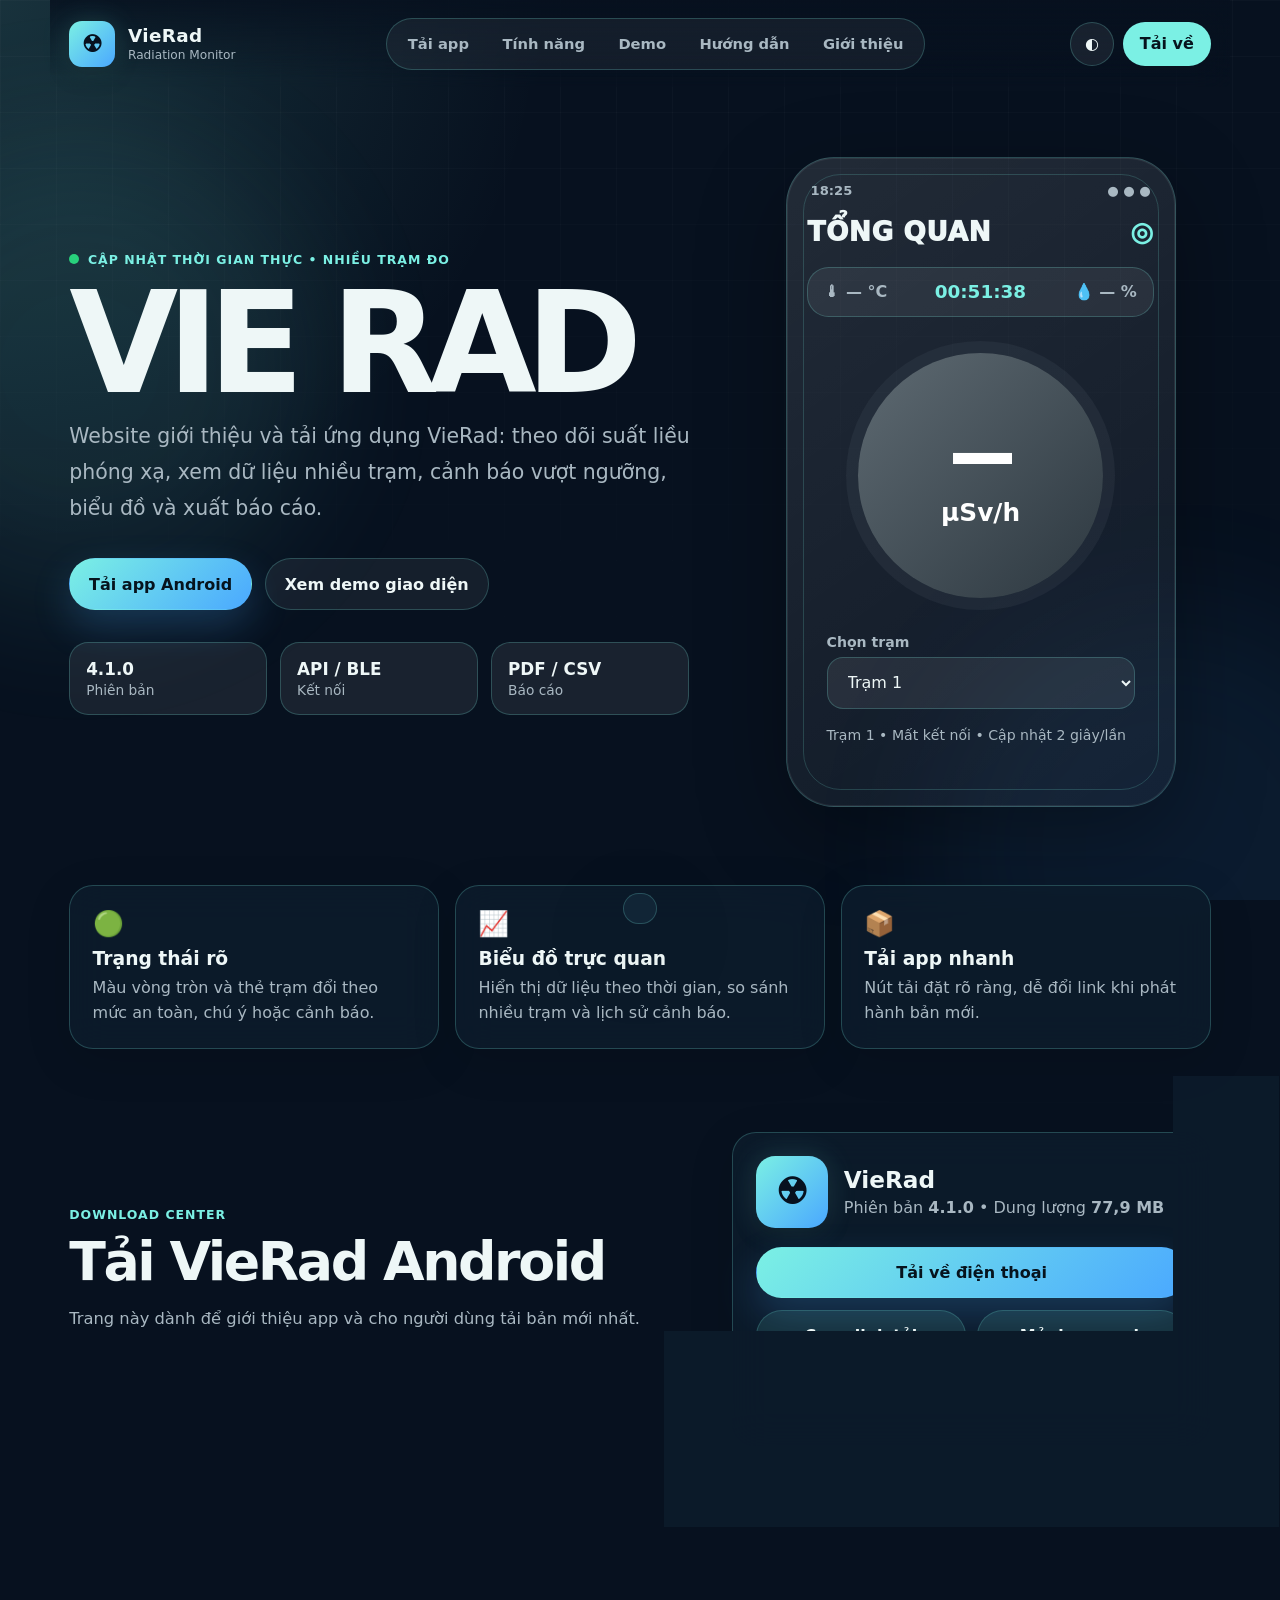
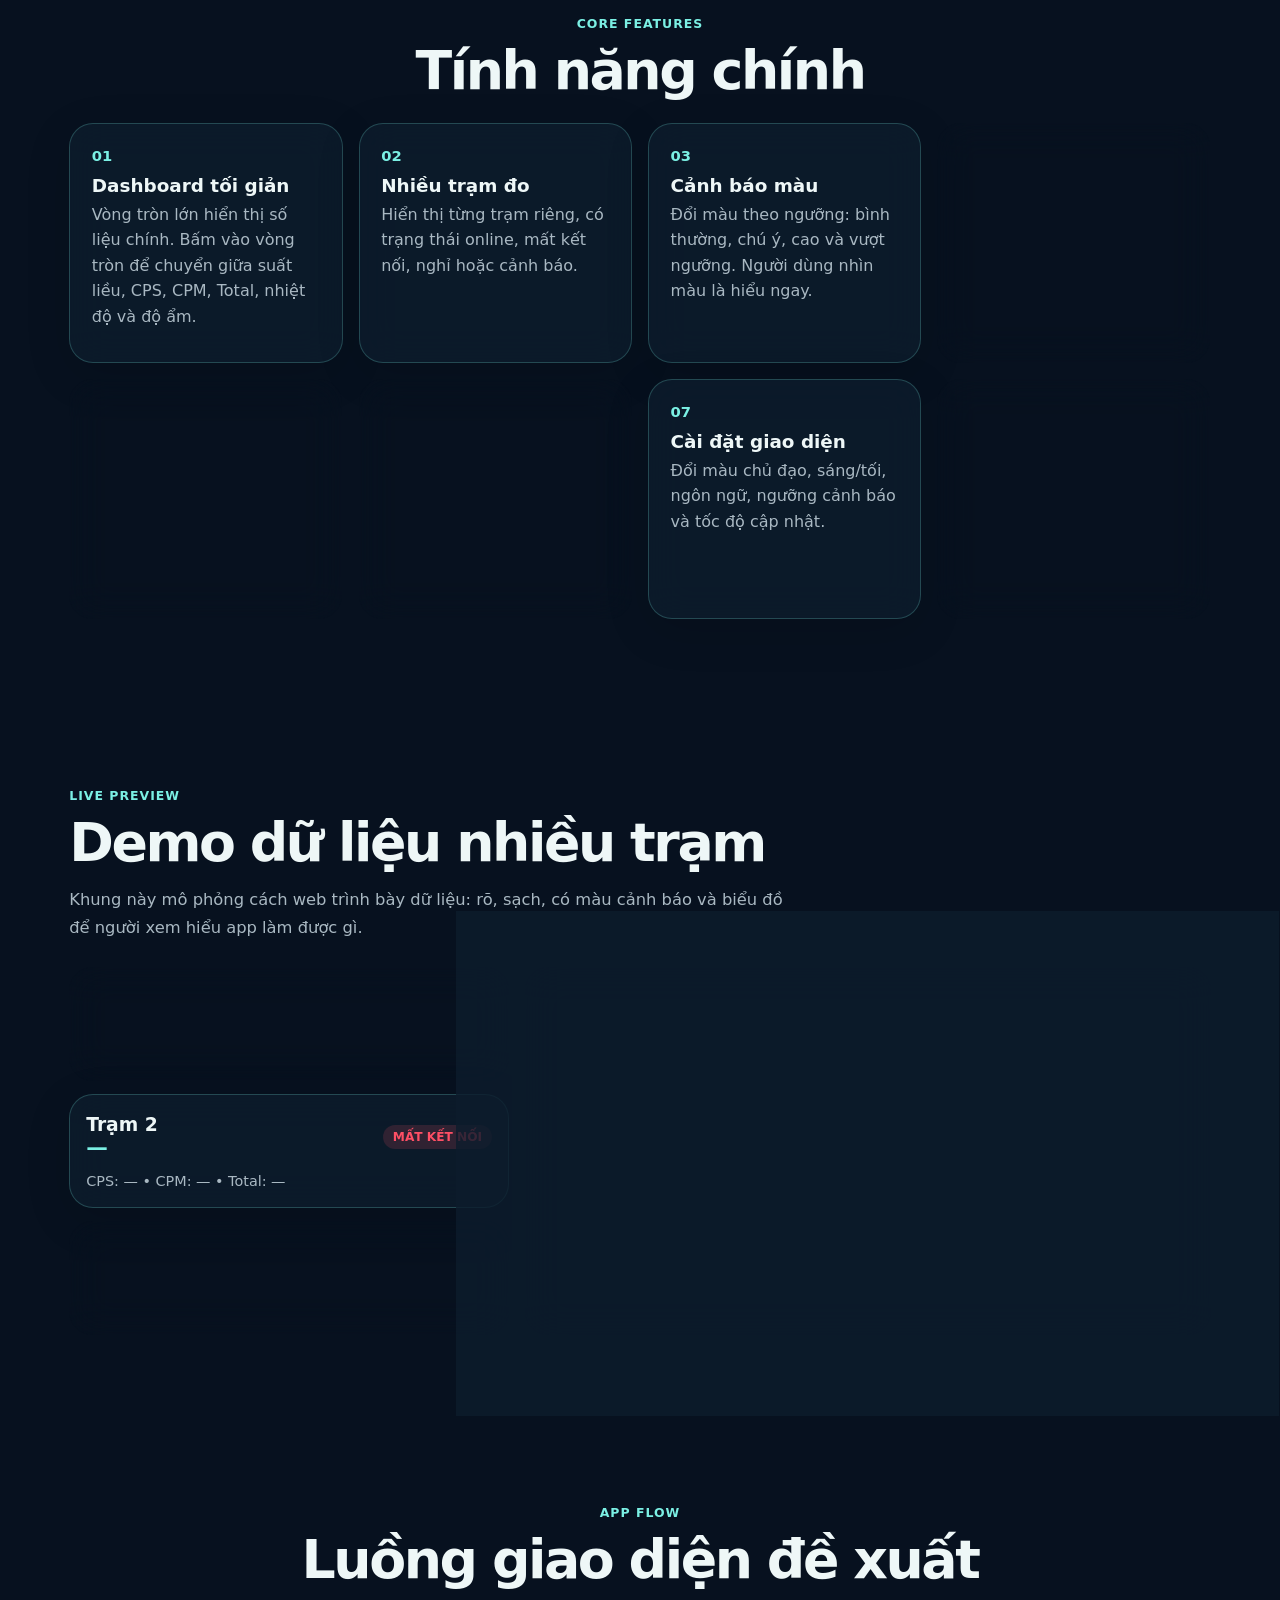
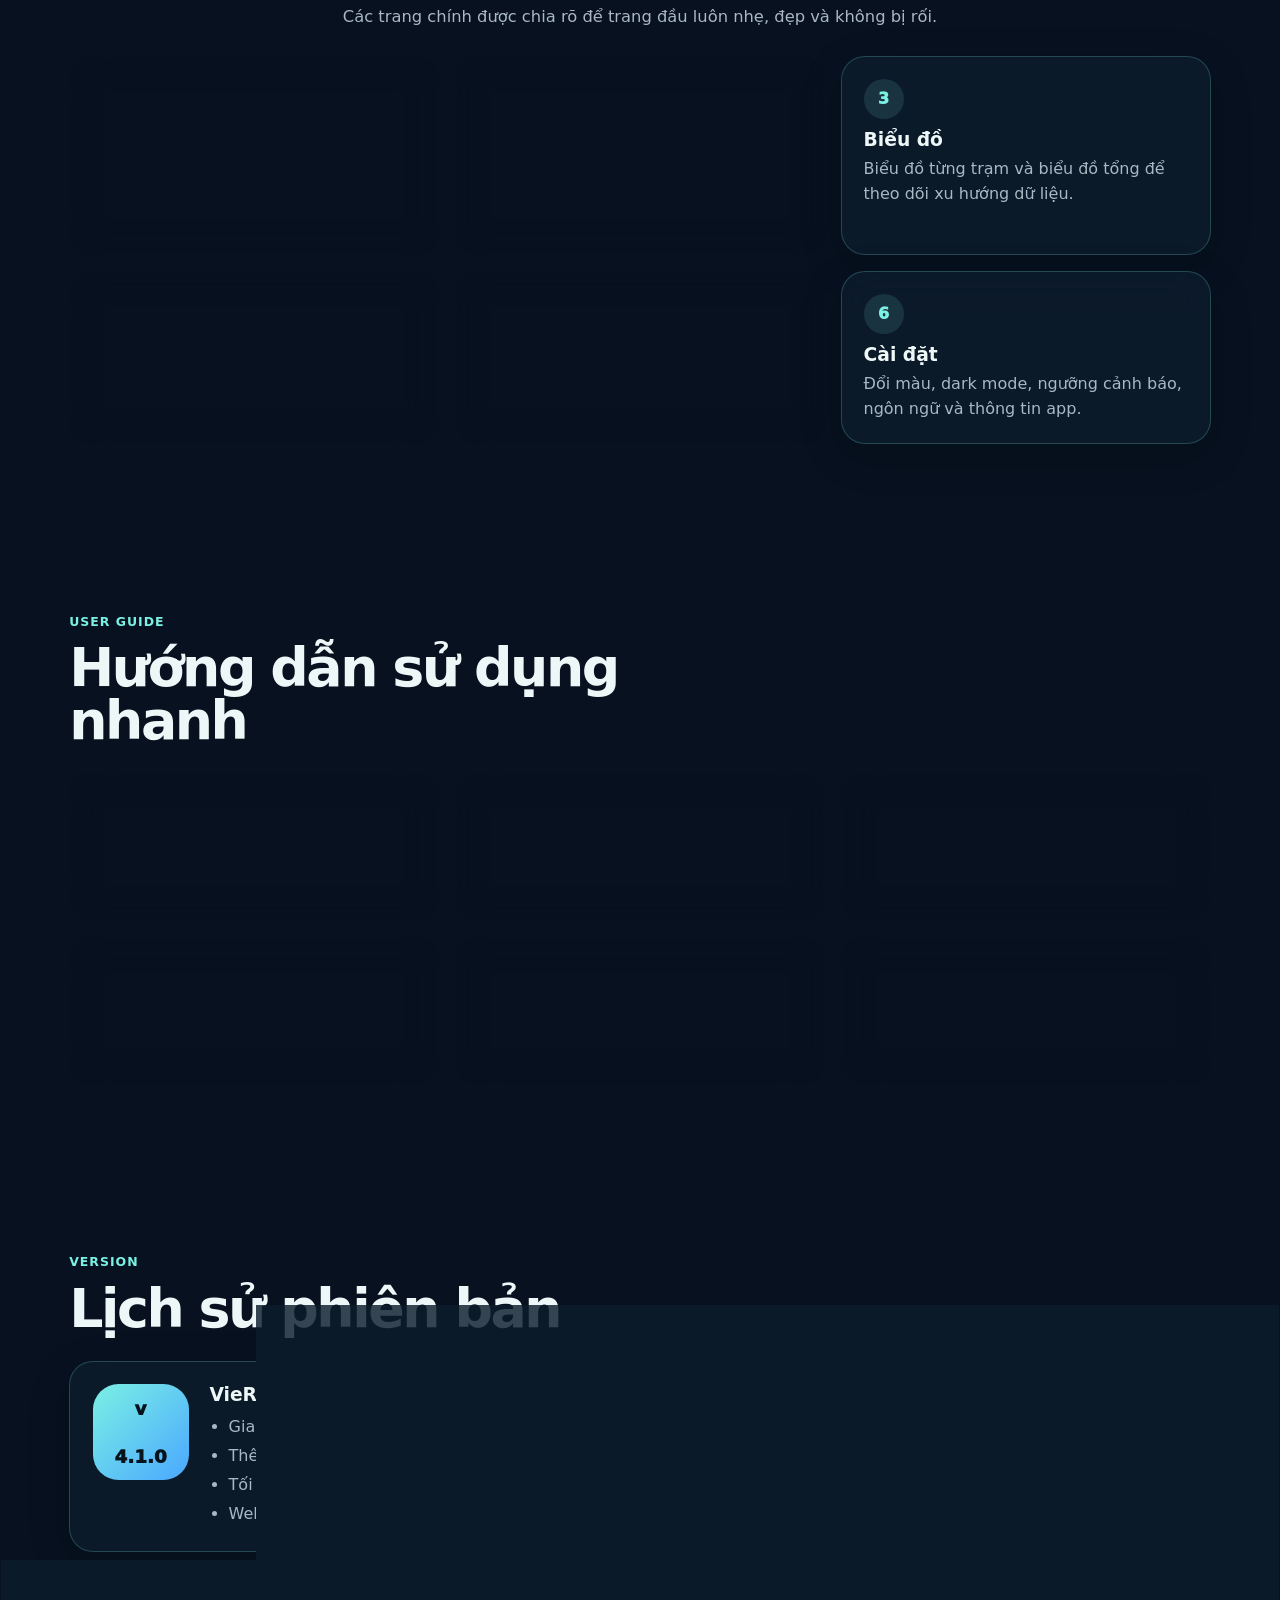
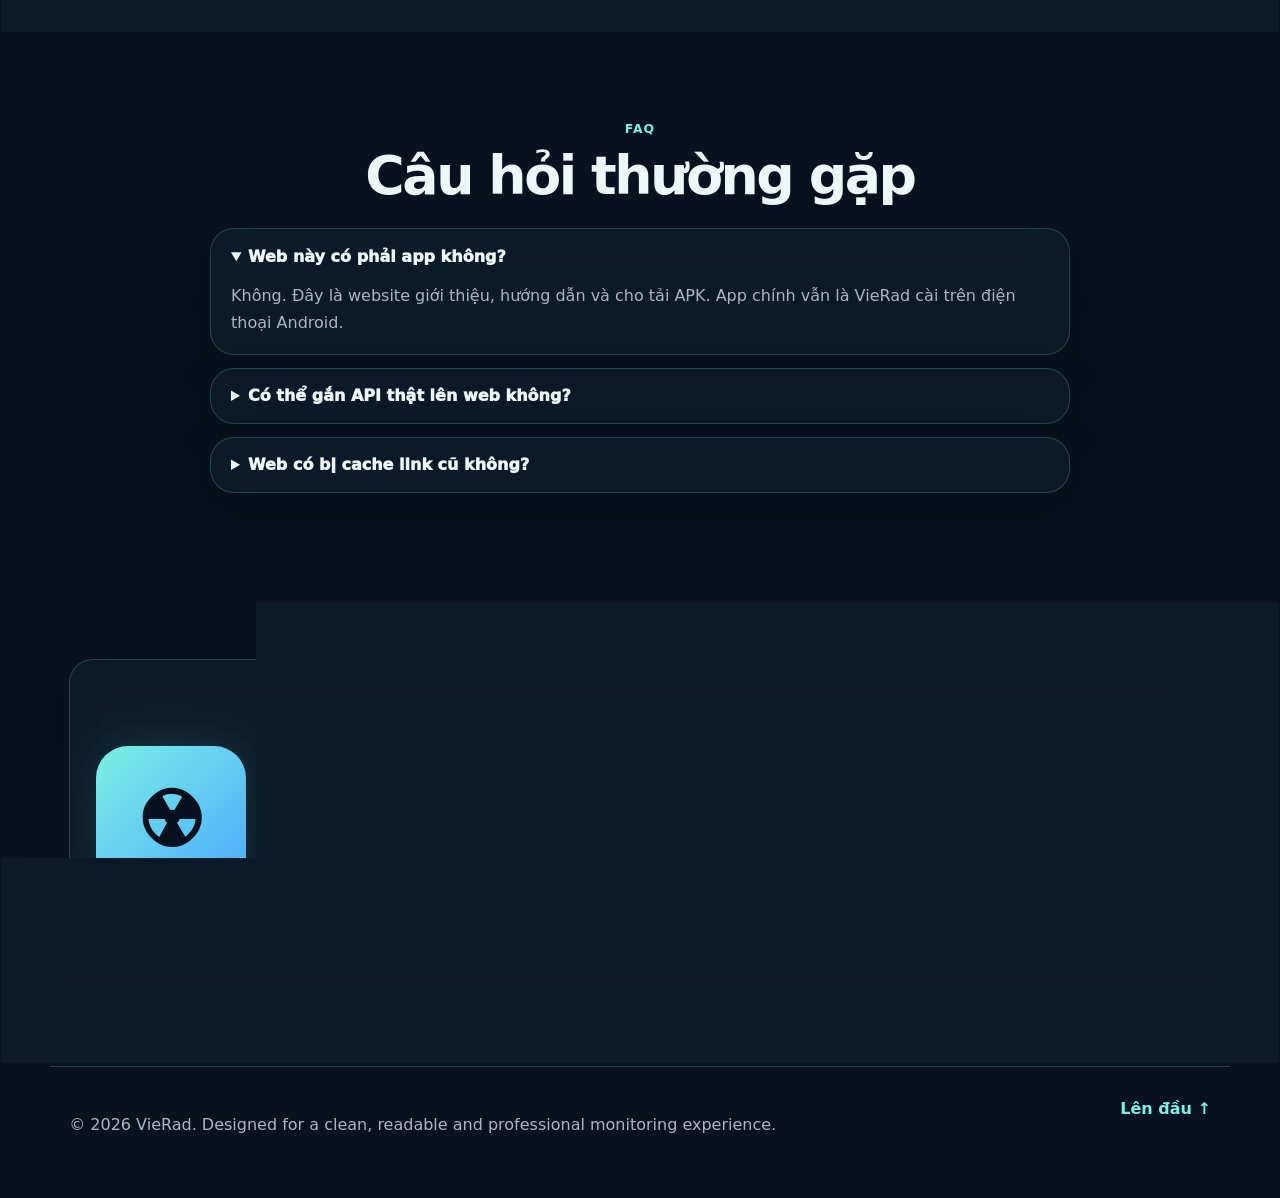
<file: index.html>
<!DOCTYPE html>
<html lang="vi">
<head>
  <meta charset="UTF-8" />
  <meta http-equiv="X-UA-Compatible" content="IE=edge" />
  <meta name="viewport" content="width=device-width, initial-scale=1.0" />
  <meta name="description" content="VieRad - website giới thiệu, tải và hướng dẫn sử dụng ứng dụng theo dõi bức xạ thời gian thực." />
  <meta name="theme-color" content="#07111f" />
  <title>VieRad - Theo dõi bức xạ thời gian thực</title>
  <link rel="icon" type="image/png" href="favicon.png" />
  <link rel="manifest" href="manifest.json" />
  <link rel="preload" href="style.css?v=4.1.0" as="style" />
  <link rel="stylesheet" href="style.css?v=4.1.0" />
</head>
<body>
  <div class="site-bg" aria-hidden="true">
    <span class="orb orb-a"></span>
    <span class="orb orb-b"></span>
    <span class="grid-glow"></span>
  </div>

  <header class="topbar" id="top">
    <a class="brand" href="#top" aria-label="VieRad Home">
      <span class="logo-mark logo-small" aria-hidden="true">☢</span>
      <span>
        <strong>VieRad</strong>
        <small>Radiation Monitor</small>
      </span>
    </a>

    <nav class="nav" id="navMenu" aria-label="Điều hướng chính">
      <a href="#download">Tải app</a>
      <a href="#features">Tính năng</a>
      <a href="#demo">Demo</a>
      <a href="#guide">Hướng dẫn</a>
      <a href="#about">Giới thiệu</a>
    </nav>

    <div class="top-actions">
      <button class="icon-btn" id="themeToggle" type="button" aria-label="Đổi giao diện sáng tối">◐</button>
      <button class="icon-btn menu-toggle" id="menuToggle" type="button" aria-label="Mở menu">☰</button>
      <a class="download-mini" href="#download">Tải về</a>
    </div>
  </header>

  <main>
    <section class="hero section-pad">
      <div class="hero-copy reveal">
        <span class="eyebrow"><span class="pulse-dot"></span> Cập nhật thời gian thực • Nhiều trạm đo</span>
        <h1>VIE RAD</h1>
        <p class="lead">Website giới thiệu và tải ứng dụng VieRad: theo dõi suất liều phóng xạ, xem dữ liệu nhiều trạm, cảnh báo vượt ngưỡng, biểu đồ và xuất báo cáo.</p>
        <div class="hero-actions">
          <a class="btn btn-primary" id="heroDownload" href="#download">Tải app Android</a>
          <a class="btn btn-ghost" href="#demo">Xem demo giao diện</a>
        </div>
        <div class="trust-row" aria-label="Thông tin nhanh">
          <div><strong id="versionText">4.1.0</strong><span>Phiên bản</span></div>
          <div><strong>API / BLE</strong><span>Kết nối</span></div>
          <div><strong>PDF / CSV</strong><span>Báo cáo</span></div>
        </div>
      </div>

      <div class="hero-visual reveal delay-1" aria-label="Mô phỏng giao diện VieRad">
        <div class="phone-shell">
          <div class="phone-status"><span>18:25</span><span>● ● ●</span></div>
          <div class="phone-head">
            <span>TỔNG QUAN</span>
            <span class="globe">◎</span>
          </div>
          <div class="mini-metrics">
            <span>🌡 <b id="heroTemp">31°C</b></span>
            <span id="heroClock">18:25:13</span>
            <span>💧 <b id="heroHumidity">57%</b></span>
          </div>
          <button class="dose-circle" id="doseCircle" type="button" aria-label="Bấm để đổi loại số liệu">
            <span id="circleValue">0.40</span>
            <small id="circleUnit">µSv/h</small>
          </button>
          <div class="station-picker">
            <label for="stationSelect">Chọn trạm</label>
            <select id="stationSelect"></select>
          </div>
          <div class="phone-note" id="phoneNote">Trạm đang hoạt động • Cập nhật 3 giây/lần</div>
        </div>
      </div>
    </section>

    <section class="quick-panel reveal" aria-label="Thông tin trạng thái nhanh">
      <article>
        <span class="panel-icon">🟢</span>
        <h3>Trạng thái rõ</h3>
        <p>Màu vòng tròn và thẻ trạm đổi theo mức an toàn, chú ý hoặc cảnh báo.</p>
      </article>
      <article>
        <span class="panel-icon">📈</span>
        <h3>Biểu đồ trực quan</h3>
        <p>Hiển thị dữ liệu theo thời gian, so sánh nhiều trạm và lịch sử cảnh báo.</p>
      </article>
      <article>
        <span class="panel-icon">📦</span>
        <h3>Tải app nhanh</h3>
        <p>Nút tải đặt rõ ràng, dễ đổi link khi phát hành bản mới.</p>
      </article>
    </section>

    <section class="section-pad two-col" id="download">
      <div class="section-title reveal">
        <span class="eyebrow">Download Center</span>
        <h2>Tải VieRad Android</h2>
        <p>Trang này dành để giới thiệu app và cho người dùng tải bản mới nhất.</p>
      </div>
      <div class="download-card reveal delay-1">
        <div class="download-app">
          <span class="logo-mark logo-download" aria-hidden="true">☢</span>
          <div>
            <h3>VieRad</h3>
            <p>Phiên bản <b id="downloadVersion">4.1.0</b> • Dung lượng <b id="apkSize">Đang cập nhật</b></p>
          </div>
        </div>
        <a class="btn btn-primary btn-wide" id="apkDownload" href="#" download>Tải về điện thoại</a>
        <div class="download-tools">
          <button type="button" class="btn btn-soft" id="copyApk">Copy link tải</button>
          <a class="btn btn-soft" id="openDemo" href="#" target="_blank" rel="noopener">Mở demo web</a>
        </div>
        <p class="hint">Nếu điện thoại báo “ứng dụng không rõ nguồn gốc”, hãy cho phép trình duyệt cài đặt trong phần Cài đặt bảo mật.</p>
      </div>
    </section>

    <section class="section-pad" id="features">
      <div class="section-title centered reveal">
        <span class="eyebrow">Core Features</span>
        <h2>Tính năng chính</h2>
      </div>
      <div class="feature-grid">
        <article class="feature-card reveal"><b>01</b><h3>Dashboard tối giản</h3><p>Vòng tròn lớn hiển thị số liệu chính. Bấm vào vòng tròn để chuyển giữa suất liều, CPS, CPM, Total, nhiệt độ và độ ẩm.</p></article>
        <article class="feature-card reveal"><b>02</b><h3>Nhiều trạm đo</h3><p>Hiển thị từng trạm riêng, có trạng thái online, mất kết nối, nghỉ hoặc cảnh báo.</p></article>
        <article class="feature-card reveal"><b>03</b><h3>Cảnh báo màu</h3><p>Đổi màu theo ngưỡng: bình thường, chú ý, cao và vượt ngưỡng. Người dùng nhìn màu là hiểu ngay.</p></article>
        <article class="feature-card reveal"><b>04</b><h3>API / ReWES / Bluetooth</h3><p>Hỗ trợ lấy dữ liệu qua API, ReWES và Bluetooth LE. Có phần nhập URL hoặc cấu hình thiết bị.</p></article>
        <article class="feature-card reveal"><b>05</b><h3>Biểu đồ phân tích</h3><p>Có biểu đồ theo thời gian cho từng trạm và biểu đồ tổng để so sánh nhiều nguồn dữ liệu.</p></article>
        <article class="feature-card reveal"><b>06</b><h3>Xuất báo cáo</h3><p>Hỗ trợ xuất dữ liệu, tạo báo cáo và gửi qua email nếu người dùng đã đăng nhập.</p></article>
        <article class="feature-card reveal"><b>07</b><h3>Cài đặt giao diện</h3><p>Đổi màu chủ đạo, sáng/tối, ngôn ngữ, ngưỡng cảnh báo và tốc độ cập nhật.</p></article>
        <article class="feature-card reveal"><b>08</b><h3>Dễ bảo trì</h3><p>Web tách file cấu hình riêng nên đổi link, phiên bản, GitHub, email không cần sửa nhiều.</p></article>
      </div>
    </section>

    <section class="section-pad demo-section" id="demo">
      <div class="section-title reveal">
        <span class="eyebrow">Live Preview</span>
        <h2>Demo dữ liệu nhiều trạm</h2>
        <p>Khung này mô phỏng cách web trình bày dữ liệu: rõ, sạch, có màu cảnh báo và biểu đồ để người xem hiểu app làm được gì.</p>
      </div>
      <div class="demo-grid">
        <div class="station-board reveal" id="stationBoard"></div>
        <div class="chart-card reveal delay-1">
          <div class="chart-head">
            <div>
              <h3>Suất liều theo thời gian</h3>
              <p>Dữ liệu demo để minh họa giao diện biểu đồ.</p>
            </div>
            <button class="btn btn-soft" id="randomizeChart" type="button">Làm mới</button>
          </div>
          <canvas id="doseChart" width="900" height="360" aria-label="Biểu đồ suất liều"></canvas>
        </div>
      </div>
    </section>

    <section class="section-pad interface-section">
      <div class="section-title centered reveal">
        <span class="eyebrow">App Flow</span>
        <h2>Luồng giao diện đề xuất</h2>
        <p>Các trang chính được chia rõ để trang đầu luôn nhẹ, đẹp và không bị rối.</p>
      </div>
      <div class="flow-grid">
        <article class="flow-card reveal"><span>1</span><h3>Tổng quan</h3><p>Số liệu chính trong vòng tròn, chọn trạm, cảnh báo màu, thông tin phụ ở góc.</p></article>
        <article class="flow-card reveal"><span>2</span><h3>Tất cả trạm</h3><p>Bảng nhiều trạm, lọc trạng thái, xem nhanh trạm nào đang cảnh báo hoặc mất kết nối.</p></article>
        <article class="flow-card reveal"><span>3</span><h3>Biểu đồ</h3><p>Biểu đồ từng trạm và biểu đồ tổng để theo dõi xu hướng dữ liệu.</p></article>
        <article class="flow-card reveal"><span>4</span><h3>Kết nối</h3><p>Cấu hình API, ReWES, Bluetooth LE và custom endpoint.</p></article>
        <article class="flow-card reveal"><span>5</span><h3>Báo cáo</h3><p>Xuất CSV/PDF, copy báo cáo, gửi email khi đã đăng nhập.</p></article>
        <article class="flow-card reveal"><span>6</span><h3>Cài đặt</h3><p>Đổi màu, dark mode, ngưỡng cảnh báo, ngôn ngữ và thông tin app.</p></article>
      </div>
    </section>

    <section class="section-pad guide" id="guide">
      <div class="section-title reveal">
        <span class="eyebrow">User Guide</span>
        <h2>Hướng dẫn sử dụng nhanh</h2>
      </div>
      <div class="timeline reveal delay-1">
        <div><b>01</b><h3>Tải</h3><p>Bấm “Tải về điện thoại” ở khu vực Download Center.</p></div>
        <div><b>02</b><h3>Cài đặt</h3><p>Mở file vừa tải. Nếu bị chặn, bật quyền cài app từ trình duyệt.</p></div>
        <div><b>03</b><h3>Chọn trạm</h3><p>Vào Tổng quan, chọn trạm cần theo dõi hoặc cấu hình API/Bluetooth.</p></div>
        <div><b>04</b><h3>Theo dõi cảnh báo</h3><p>Quan sát màu vòng tròn và trạng thái trạm để biết mức dữ liệu hiện tại.</p></div>
        <div><b>05</b><h3>Xem biểu đồ</h3><p>Mở trang Biểu đồ để xem xu hướng theo thời gian và so sánh nhiều trạm.</p></div>
        <div><b>06</b><h3>Xuất báo cáo</h3><p>Chọn khoảng thời gian, loại dữ liệu và xuất báo cáo khi cần lưu trữ.</p></div>
      </div>
    </section>

    <section class="section-pad release-section">
      <div class="section-title reveal">
        <span class="eyebrow">Version</span>
        <h2>Lịch sử phiên bản</h2>
      </div>
      <div class="release-card reveal delay-1">
        <div class="release-badge">v<span id="releaseVersion">4.1.0</span></div>
        <div>
          <h3>VieRad UI nâng cấp</h3>
          <ul>
            <li>Giao diện trang đầu tối giản, số liệu chính đặt ở trung tâm.</li>
            <li>Thêm phân khu dữ liệu nhiều trạm, biểu đồ, báo cáo và kết nối.</li>
            <li>Tối ưu chữ tiếng Việt, giảm tràn chữ và dễ dùng trên điện thoại.</li>
            <li>Website tải app có cấu hình riêng, dễ đổi link sau này.</li>
          </ul>
        </div>
      </div>
    </section>

    <section class="section-pad faq-section">
      <div class="section-title centered reveal">
        <span class="eyebrow">FAQ</span>
        <h2>Câu hỏi thường gặp</h2>
      </div>
      <div class="faq-list reveal delay-1">
        <details open>
          <summary>Web này có phải app không?</summary>
          <p>Không. Đây là website giới thiệu, hướng dẫn và cho tải APK. App chính vẫn là VieRad cài trên điện thoại Android.</p>
        </details>
        <details>
          <summary>Có thể gắn API thật lên web không?</summary>
          <p>Có. Web hiện có phần demo. Sau này có thể nối API thật để hiển thị số liệu trực tiếp ngay trên website.</p>
        </details>
        <details>
          <summary>Web có bị cache link cũ không?</summary>
          <p>Bản này tách cấu hình và có version query ở CSS/JS để giảm lỗi cache. Khi đổi lớn, nên đổi số version trong link file.</p>
        </details>
      </div>
    </section>

    <section class="section-pad about" id="about">
      <div class="about-card reveal">
        <span class="logo-mark logo-about" aria-hidden="true">☢</span>
        <div>
          <span class="eyebrow">About</span>
          <h2>Giới thiệu VieRad</h2>
          <p>VieRad là ứng dụng hỗ trợ theo dõi dữ liệu bức xạ thời gian thực, tập trung vào cách hiển thị trực quan, cảnh báo dễ hiểu và khả năng tổng hợp dữ liệu từ nhiều trạm.</p>
          <p><b>Người phát triển:</b> <span id="developerName">Dương Thảo Vy</span></p>
          <div class="about-actions">
            <a class="btn btn-primary" id="githubLink" href="#" target="_blank" rel="noopener">Xem GitHub</a>
            <a class="btn btn-ghost" id="emailLink" href="#">Liên hệ</a>
          </div>
        </div>
      </div>
    </section>
  </main>

  <footer class="footer">
    <p>© <span id="yearText"></span> VieRad. Designed for a clean, readable and professional monitoring experience.</p>
    <a href="#top">Lên đầu ↑</a>
  </footer>

  <div class="toast" id="toast" role="status" aria-live="polite"></div>

  <script src="config.js?v=4.1.1"></script>
  <script src="script.js?v=4.1.1"></script>
</body>
</html>
</file>
<file: style.css>
:root {
  --bg: #07111f;
  --bg-2: #0b1728;
  --surface: rgba(13, 29, 45, 0.82);
  --surface-strong: rgba(18, 38, 56, 0.96);
  --card: rgba(255, 255, 255, 0.075);
  --border: rgba(123, 240, 228, 0.22);
  --text: #eef7f7;
  --muted: #a9b8c2;
  --accent: #7bf0e4;
  --accent-2: #4aa8ff;
  --safe: #28d17c;
  --watch: #ffd35b;
  --danger: #ff4f65;
  --orange: #ff985b;
  --shadow: 0 28px 90px rgba(0, 0, 0, 0.32);
  --radius-xl: 34px;
  --radius-lg: 24px;
  --radius-md: 18px;
  --max: 1180px;
  color-scheme: dark;
}

body.light {
  --bg: #eff7fb;
  --bg-2: #ffffff;
  --surface: rgba(255, 255, 255, 0.9);
  --surface-strong: rgba(255, 255, 255, 0.98);
  --card: rgba(4, 21, 38, 0.06);
  --border: rgba(0, 123, 132, 0.18);
  --text: #10202e;
  --muted: #55636f;
  --shadow: 0 20px 60px rgba(4, 31, 48, 0.14);
  color-scheme: light;
}

* { box-sizing: border-box; }
html { scroll-behavior: smooth; }
body {
  margin: 0;
  font-family: Inter, ui-sans-serif, system-ui, -apple-system, BlinkMacSystemFont, "Segoe UI", Arial, sans-serif;
  color: var(--text);
  background: radial-gradient(circle at top left, rgba(123, 240, 228, 0.15), transparent 34rem), var(--bg);
  overflow-x: hidden;
}
body.nav-open { overflow: hidden; }

a { color: inherit; text-decoration: none; }
button, select { font: inherit; }
code {
  padding: 0.15rem 0.38rem;
  border-radius: 0.55rem;
  background: rgba(123, 240, 228, 0.11);
  color: var(--accent);
}

.site-bg { position: fixed; inset: 0; z-index: -2; overflow: hidden; }
.orb { position: absolute; width: 30rem; height: 30rem; border-radius: 999px; filter: blur(70px); opacity: 0.34; }
.orb-a { left: -10rem; top: 8rem; background: rgba(123, 240, 228, 0.28); }
.orb-b { right: -8rem; top: 38rem; background: rgba(74, 168, 255, 0.22); }
.grid-glow {
  position: absolute; inset: 0;
  background-image: linear-gradient(rgba(255,255,255,0.035) 1px, transparent 1px), linear-gradient(90deg, rgba(255,255,255,0.035) 1px, transparent 1px);
  background-size: 56px 56px;
  mask-image: linear-gradient(to bottom, rgba(0,0,0,.72), transparent 78%);
}

.topbar {
  position: sticky;
  top: 0;
  z-index: 50;
  display: flex;
  align-items: center;
  justify-content: space-between;
  gap: 1.2rem;
  max-width: var(--max);
  margin: 0 auto;
  padding: 1.1rem 1.2rem;
  backdrop-filter: blur(18px);
}
.topbar::before {
  content: "";
  position: fixed;
  left: 0; right: 0; top: 0; height: 4.8rem;
  background: linear-gradient(to bottom, rgba(7, 17, 31, 0.86), rgba(7, 17, 31, 0));
  z-index: -1;
  pointer-events: none;
}
body.light .topbar::before { background: linear-gradient(to bottom, rgba(239,247,251,0.92), rgba(239,247,251,0)); }

.brand { display: flex; align-items: center; gap: .8rem; min-width: 172px; }
.brand img { width: 46px; height: 46px; border-radius: 14px; box-shadow: 0 8px 22px rgba(0,0,0,.22); }

.logo-mark {
  display: inline-grid;
  place-items: center;
  flex: 0 0 auto;
  border-radius: 28%;
  color: #07111f;
  background:
    radial-gradient(circle at 32% 25%, rgba(255,255,255,.9), transparent 0 18%, transparent 19%),
    linear-gradient(135deg, var(--accent), var(--accent-2));
  box-shadow: 0 8px 22px rgba(0,0,0,.22), 0 0 28px rgba(123,240,228,.18);
  font-weight: 1000;
  line-height: 1;
  user-select: none;
}
.logo-small { width: 46px; height: 46px; font-size: 1.45rem; }
.logo-download { width: 72px; height: 72px; font-size: 2.25rem; border-radius: 1.2rem; }
.logo-about { width: 150px; height: 150px; font-size: 4.8rem; border-radius: 2rem; box-shadow: 0 16px 45px rgba(0,0,0,.25), 0 0 50px rgba(123,240,228,.18); }

.brand strong { display: block; font-size: 1.15rem; letter-spacing: .02em; }
.brand small { display: block; color: var(--muted); font-size: .76rem; margin-top: .08rem; }
.nav { display: flex; align-items: center; gap: .25rem; padding: .35rem; border: 1px solid var(--border); border-radius: 999px; background: rgba(255,255,255,.055); }
.nav a { padding: .68rem .92rem; color: var(--muted); border-radius: 999px; transition: .2s ease; font-weight: 700; font-size: .92rem; }
.nav a:hover { color: var(--text); background: rgba(123, 240, 228, 0.12); }
.top-actions { display: flex; align-items: center; gap: .55rem; }
.icon-btn, .download-mini {
  border: 1px solid var(--border);
  background: rgba(255,255,255,.07);
  color: var(--text);
  border-radius: 999px;
  min-width: 44px;
  height: 44px;
  display: inline-flex;
  align-items: center;
  justify-content: center;
  cursor: pointer;
  font-weight: 900;
  transition: .2s ease;
}
.icon-btn:hover, .download-mini:hover { transform: translateY(-1px); background: rgba(123, 240, 228, 0.14); }
.download-mini { padding: 0 1rem; color: #06131d; background: var(--accent); border-color: transparent; }
.menu-toggle { display: none; }

.section-pad { max-width: var(--max); margin: 0 auto; padding: 5.2rem 1.2rem; }
.hero { display: grid; grid-template-columns: minmax(0, 1.1fr) minmax(330px, .8fr); align-items: center; gap: 3rem; min-height: calc(100vh - 78px); padding-top: 3.2rem; }
.eyebrow { display: inline-flex; align-items: center; gap: .55rem; color: var(--accent); font-weight: 850; letter-spacing: .08em; text-transform: uppercase; font-size: .78rem; }
.pulse-dot { width: .62rem; height: .62rem; border-radius: 999px; background: var(--safe); box-shadow: 0 0 0 0 rgba(40, 209, 124, .8); animation: pulseDot 1.8s infinite; }
@keyframes pulseDot { 70% { box-shadow: 0 0 0 10px rgba(40, 209, 124, 0); } 100% { box-shadow: 0 0 0 0 rgba(40, 209, 124, 0); } }
.hero h1 { font-size: clamp(4.2rem, 11vw, 9.5rem); line-height: .82; margin: 1.1rem 0; letter-spacing: -0.08em; }
.lead { max-width: 710px; color: var(--muted); font-size: clamp(1.04rem, 2.2vw, 1.28rem); line-height: 1.75; margin: 0 0 2rem; }
.hero-actions { display: flex; gap: .8rem; flex-wrap: wrap; margin-bottom: 2rem; }
.btn {
  border: 1px solid var(--border);
  border-radius: 999px;
  padding: .95rem 1.18rem;
  display: inline-flex;
  align-items: center;
  justify-content: center;
  gap: .55rem;
  font-weight: 900;
  cursor: pointer;
  transition: transform .2s ease, background .2s ease, border-color .2s ease;
  white-space: nowrap;
}
.btn:hover { transform: translateY(-2px); }
.btn-primary { background: linear-gradient(135deg, var(--accent), var(--accent-2)); color: #06131d; border-color: transparent; box-shadow: 0 16px 38px rgba(74, 168, 255, .22); }
.btn-ghost { background: rgba(255,255,255,.06); color: var(--text); }
.btn-soft { background: rgba(123, 240, 228, .11); color: var(--text); border-color: rgba(123,240,228,.18); }
.btn-wide { width: 100%; }
.trust-row { display: grid; grid-template-columns: repeat(3, minmax(0, 1fr)); gap: .8rem; max-width: 620px; }
.trust-row div { padding: 1rem; border: 1px solid var(--border); background: var(--card); border-radius: 1.2rem; }
.trust-row strong { display: block; font-size: 1.05rem; }
.trust-row span { display: block; color: var(--muted); font-size: .86rem; margin-top: .2rem; }

.hero-visual { display: flex; justify-content: center; }
.phone-shell {
  width: min(100%, 390px);
  min-height: 650px;
  border-radius: 3rem;
  padding: 1.3rem;
  border: 1px solid var(--border);
  background: linear-gradient(145deg, rgba(255,255,255,.11), rgba(255,255,255,.035));
  box-shadow: var(--shadow), inset 0 0 0 1px rgba(255,255,255,.07);
  position: relative;
  overflow: hidden;
}
.phone-shell::before { content: ""; position: absolute; inset: 1rem; border-radius: 2.35rem; border: 1px solid rgba(123,240,228,.18); pointer-events: none; }
.phone-status { display: flex; justify-content: space-between; color: var(--muted); font-weight: 800; font-size: .82rem; padding: .25rem .2rem .9rem; }
.phone-head { display: flex; justify-content: space-between; align-items: center; font-weight: 1000; font-size: 1.65rem; letter-spacing: .02em; margin: .2rem 0 1.25rem; }
.globe { color: var(--accent); }
.mini-metrics { display: flex; justify-content: space-between; align-items: center; gap: .55rem; padding: .85rem 1rem; border-radius: 1.35rem; background: rgba(255,255,255,.065); border: 1px solid var(--border); color: var(--muted); font-weight: 900; }
.mini-metrics span:nth-child(2) { color: var(--accent); font-size: 1.15rem; }
.dose-circle {
  width: 245px;
  height: 245px;
  margin: 2.25rem auto;
  border-radius: 999px;
  border: 0;
  display: flex;
  flex-direction: column;
  align-items: center;
  justify-content: center;
  color: white;
  cursor: pointer;
  background: radial-gradient(circle at 34% 20%, rgba(255,255,255,.34), transparent 20%), linear-gradient(135deg, #049b91, #026b72);
  box-shadow: 0 0 0 12px rgba(123, 240, 228, .07), 0 0 52px rgba(123,240,228,.28);
  animation: circleBreath 2.4s ease-in-out infinite;
}
.dose-circle.warning { background: radial-gradient(circle at 34% 20%, rgba(255,255,255,.38), transparent 20%), linear-gradient(135deg, #ffcc4d, #ff914d); color: #2a1600; box-shadow: 0 0 0 12px rgba(255, 211, 91, .08), 0 0 52px rgba(255, 211, 91, .26); }
.dose-circle.danger { background: radial-gradient(circle at 34% 20%, rgba(255,255,255,.38), transparent 20%), linear-gradient(135deg, #ff4f65, #9b0000); box-shadow: 0 0 0 12px rgba(255,79,101,.09), 0 0 60px rgba(255,79,101,.36); }
.dose-circle.offline { background: linear-gradient(135deg, #5e6a72, #2d3840); box-shadow: 0 0 0 12px rgba(160,170,180,.07); }
@keyframes circleBreath { 50% { transform: scale(1.035); } }
.dose-circle span { font-size: 4.1rem; line-height: 1; font-weight: 1000; letter-spacing: -0.05em; max-width: 90%; overflow: hidden; text-overflow: ellipsis; }
.dose-circle small { margin-top: .55rem; font-size: 1.55rem; font-weight: 900; }
.station-picker { display: grid; gap: .45rem; margin: 0 1.2rem; }
.station-picker label { color: var(--muted); font-weight: 850; font-size: .88rem; }
.station-picker select {
  width: 100%;
  padding: .9rem 1rem;
  border-radius: 1rem;
  border: 1px solid var(--border);
  background: rgba(255,255,255,.075);
  color: var(--text);
  outline: none;
}
.station-picker option { background: #07111f; color: white; }
.phone-note { margin: 1rem 1.2rem 0; color: var(--muted); font-size: .88rem; line-height: 1.45; }

.quick-panel { max-width: var(--max); margin: -1.5rem auto 0; padding: 0 1.2rem; display: grid; grid-template-columns: repeat(3, 1fr); gap: 1rem; }
.quick-panel article, .feature-card, .download-card, .chart-card, .release-card, .about-card, .flow-card, .timeline div, .faq-list details, .station-card {
  border: 1px solid var(--border);
  background: var(--surface);
  border-radius: var(--radius-lg);
  box-shadow: 0 12px 45px rgba(0,0,0,.13);
  backdrop-filter: blur(18px);
}
.quick-panel article { padding: 1.4rem; }
.panel-icon { font-size: 1.55rem; }
.quick-panel h3, .feature-card h3, .flow-card h3 { margin: .65rem 0 .35rem; }
.quick-panel p, .feature-card p, .flow-card p { color: var(--muted); line-height: 1.6; margin: 0; }

.section-title { max-width: 730px; margin-bottom: 1.6rem; }
.section-title.centered { text-align: center; margin-left: auto; margin-right: auto; }
.section-title h2 { font-size: clamp(2.15rem, 4.2vw, 4rem); line-height: .98; margin: .8rem 0 .75rem; letter-spacing: -0.045em; }
.section-title p { color: var(--muted); line-height: 1.7; font-size: 1.02rem; }
.two-col { display: grid; grid-template-columns: minmax(0, .95fr) minmax(330px, .72fr); gap: 2rem; align-items: center; }
.download-card { padding: 1.4rem; }
.download-app { display: flex; gap: 1rem; align-items: center; margin-bottom: 1.2rem; }
.download-app img { width: 72px; height: 72px; border-radius: 1.2rem; }
.download-app h3 { margin: 0; font-size: 1.45rem; }
.download-app p { margin: .35rem 0 0; color: var(--muted); }
.download-tools { display: grid; grid-template-columns: 1fr 1fr; gap: .7rem; margin: .75rem 0 1rem; }
.hint { color: var(--muted); font-size: .92rem; line-height: 1.55; margin: 0; }

.feature-grid { display: grid; grid-template-columns: repeat(4, 1fr); gap: 1rem; }
.feature-card { padding: 1.35rem; min-height: 240px; }
.feature-card b { color: var(--accent); font-size: .92rem; }
.feature-card h3 { font-size: 1.15rem; }
.demo-grid { display: grid; grid-template-columns: minmax(290px, .82fr) minmax(0, 1.28fr); gap: 1rem; }
.station-board { display: grid; gap: .8rem; }
.station-card { padding: 1rem; display: grid; grid-template-columns: 1fr auto; gap: .4rem .7rem; align-items: center; }
.station-card h3 { margin: 0; }
.station-card p { grid-column: 1 / -1; margin: 0; color: var(--muted); font-size: .9rem; }
.station-card strong { font-size: 1.35rem; color: var(--accent); }
.status-pill { display: inline-flex; align-items: center; gap: .32rem; border-radius: 999px; padding: .32rem .6rem; font-size: .76rem; font-weight: 900; text-transform: uppercase; }
.status-online { background: rgba(40,209,124,.14); color: var(--safe); }
.status-warning { background: rgba(255,211,91,.17); color: var(--watch); }
.status-offline { background: rgba(255,79,101,.15); color: var(--danger); }
.status-idle { background: rgba(169,184,194,.15); color: var(--muted); }
.chart-card { padding: 1.25rem; min-width: 0; }
.chart-head { display: flex; justify-content: space-between; align-items: flex-start; gap: 1rem; margin-bottom: 1rem; }
.chart-head h3 { margin: 0 0 .25rem; }
.chart-head p { margin: 0; color: var(--muted); }
canvas { width: 100%; height: auto; display: block; border-radius: 1.1rem; background: rgba(255,255,255,.04); border: 1px solid rgba(255,255,255,.08); }

.flow-grid { display: grid; grid-template-columns: repeat(3, 1fr); gap: 1rem; }
.flow-card { padding: 1.35rem; }
.flow-card span { display: inline-grid; place-items: center; width: 2.5rem; height: 2.5rem; border-radius: 999px; background: rgba(123,240,228,.12); color: var(--accent); font-weight: 1000; }
.timeline { display: grid; grid-template-columns: repeat(3, 1fr); gap: 1rem; }
.timeline div { padding: 1.25rem; }
.timeline b { color: var(--accent); }
.timeline h3 { margin: .55rem 0 .35rem; }
.timeline p { color: var(--muted); line-height: 1.6; margin: 0; }
.release-card { padding: 1.4rem; display: grid; grid-template-columns: auto 1fr; gap: 1.3rem; align-items: start; }
.release-badge { width: 6rem; height: 6rem; display: grid; place-items: center; border-radius: 1.6rem; background: linear-gradient(135deg, var(--accent), var(--accent-2)); color: #06131d; font-weight: 1000; font-size: 1.15rem; }
.release-card h3 { margin: 0 0 .5rem; }
.release-card ul { margin: 0; padding-left: 1.2rem; color: var(--muted); line-height: 1.8; }
.faq-list { max-width: 860px; margin: 0 auto; display: grid; gap: .8rem; }
.faq-list details { padding: 1.1rem 1.25rem; }
.faq-list summary { cursor: pointer; font-weight: 950; }
.faq-list p { color: var(--muted); line-height: 1.7; margin-bottom: 0; }
.about-card { display: grid; grid-template-columns: 170px 1fr; gap: 1.4rem; align-items: center; padding: 1.6rem; }
.about-card img { width: 150px; height: 150px; border-radius: 2rem; box-shadow: 0 16px 45px rgba(0,0,0,.25); }
.about-card h2 { margin: .65rem 0; font-size: clamp(2rem, 4vw, 3.4rem); letter-spacing: -.04em; }
.about-card p { color: var(--muted); line-height: 1.7; }
.about-actions { display: flex; flex-wrap: wrap; gap: .75rem; margin-top: 1rem; }
.footer { max-width: var(--max); margin: 0 auto; padding: 2rem 1.2rem 3rem; color: var(--muted); display: flex; justify-content: space-between; gap: 1rem; border-top: 1px solid var(--border); }
.footer a { color: var(--accent); font-weight: 900; }
.toast { position: fixed; left: 50%; bottom: 1.2rem; transform: translate(-50%, 140%); background: var(--surface-strong); color: var(--text); border: 1px solid var(--border); padding: .9rem 1rem; border-radius: 999px; box-shadow: var(--shadow); z-index: 100; transition: .25s ease; font-weight: 800; }
.toast.show { transform: translate(-50%, 0); }
.reveal { opacity: 0; transform: translateY(18px); transition: opacity .7s ease, transform .7s ease; }
.reveal.show { opacity: 1; transform: translateY(0); }
.delay-1 { transition-delay: .12s; }

@media (max-width: 980px) {
  .nav {
    position: fixed;
    inset: 4.8rem 1rem auto 1rem;
    display: none;
    flex-direction: column;
    align-items: stretch;
    border-radius: 1.4rem;
    background: var(--surface-strong);
    padding: .8rem;
    box-shadow: var(--shadow);
  }
  body.nav-open .nav { display: flex; }
  .nav a { padding: .9rem 1rem; }
  .menu-toggle { display: inline-flex; }
  .download-mini { display: none; }
  .hero, .two-col, .demo-grid { grid-template-columns: 1fr; }
  .hero { min-height: auto; padding-top: 2rem; }
  .quick-panel, .feature-grid, .flow-grid, .timeline { grid-template-columns: repeat(2, 1fr); }
}

@media (max-width: 640px) {
  .topbar { padding: .85rem .9rem; }
  .brand { min-width: auto; }
  .brand small { display: none; }
  .section-pad { padding: 3.6rem .9rem; }
  .hero h1 { font-size: clamp(3.8rem, 19vw, 6rem); }
  .lead { font-size: 1rem; }
  .trust-row, .quick-panel, .feature-grid, .flow-grid, .timeline, .download-tools { grid-template-columns: 1fr; }
  .phone-shell { min-height: 610px; border-radius: 2.2rem; }
  .dose-circle { width: 218px; height: 218px; }
  .dose-circle span { font-size: 3.5rem; }
  .dose-circle small { font-size: 1.3rem; }
  .chart-head { flex-direction: column; }
  .release-card, .about-card { grid-template-columns: 1fr; }
  .about-card img { width: 110px; height: 110px; }
  .logo-about { width: 110px; height: 110px; font-size: 3.4rem; }
  .footer { flex-direction: column; }
}
</file>
